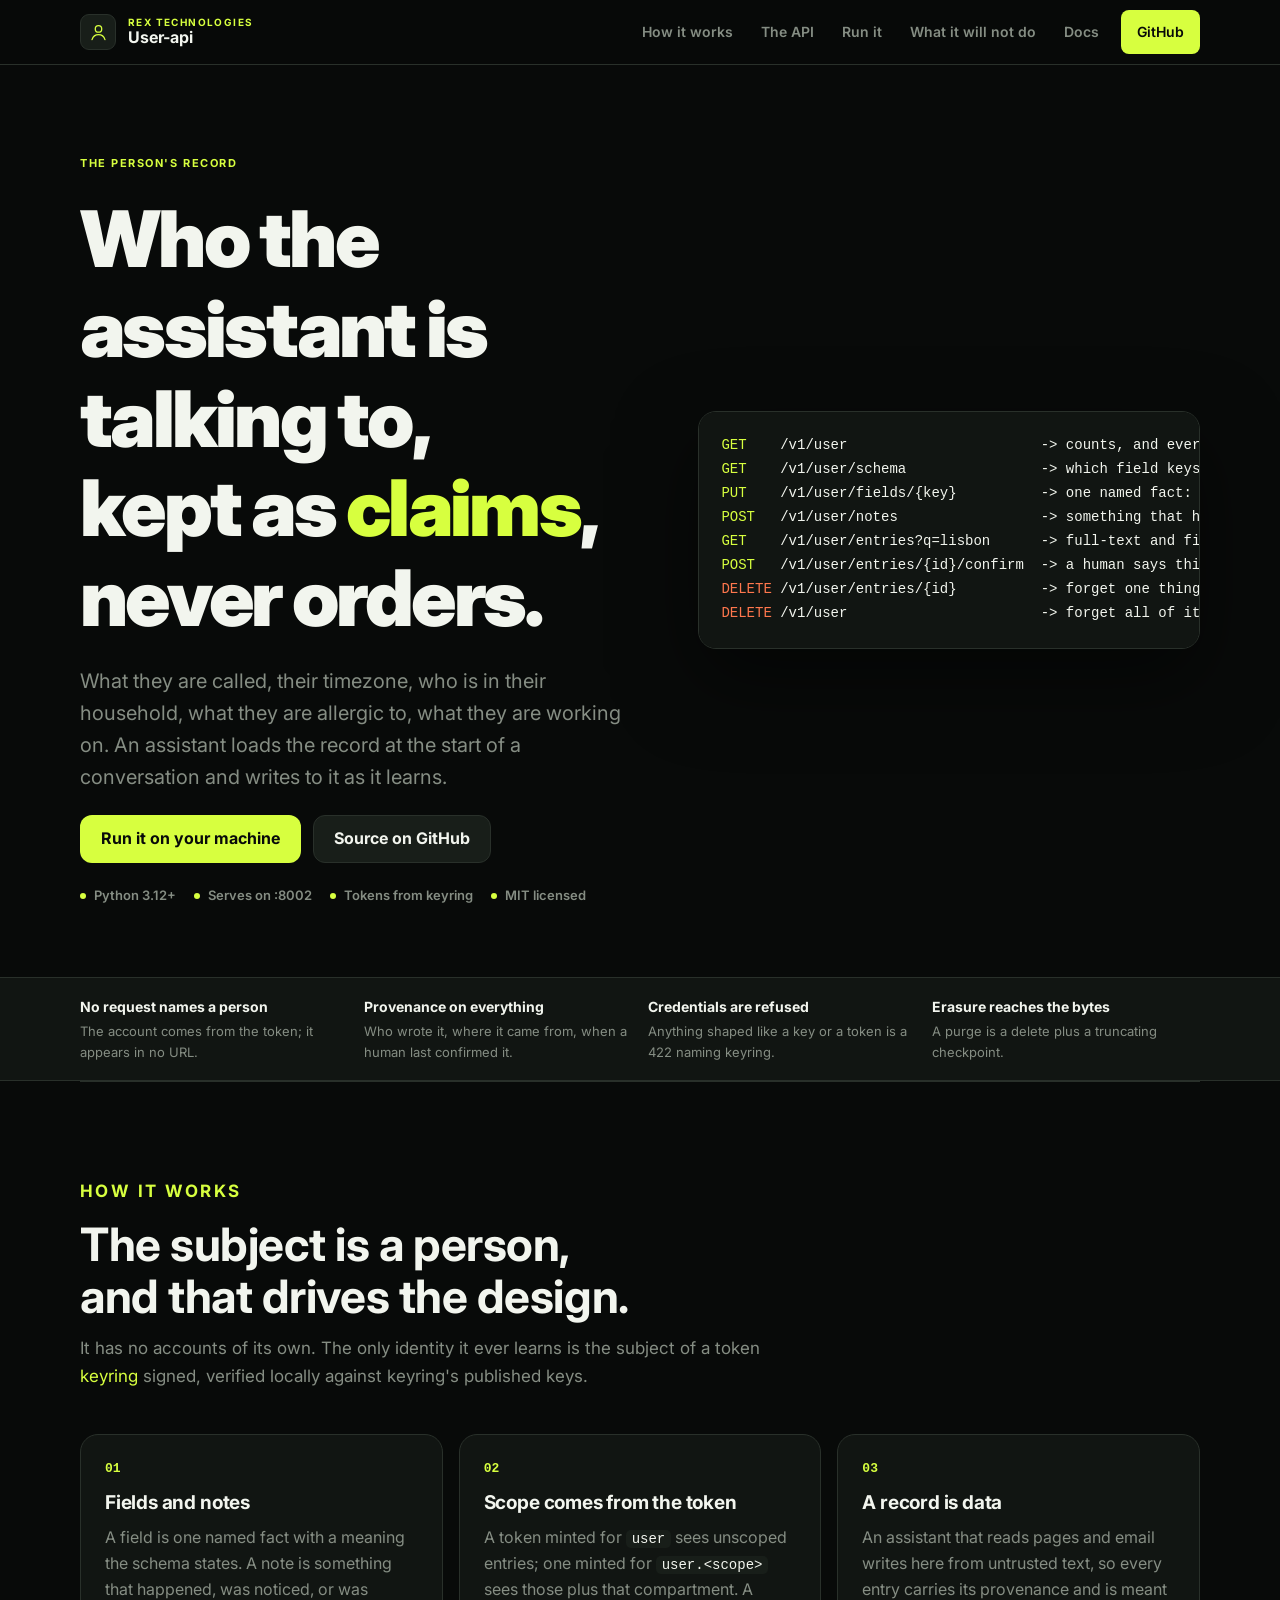
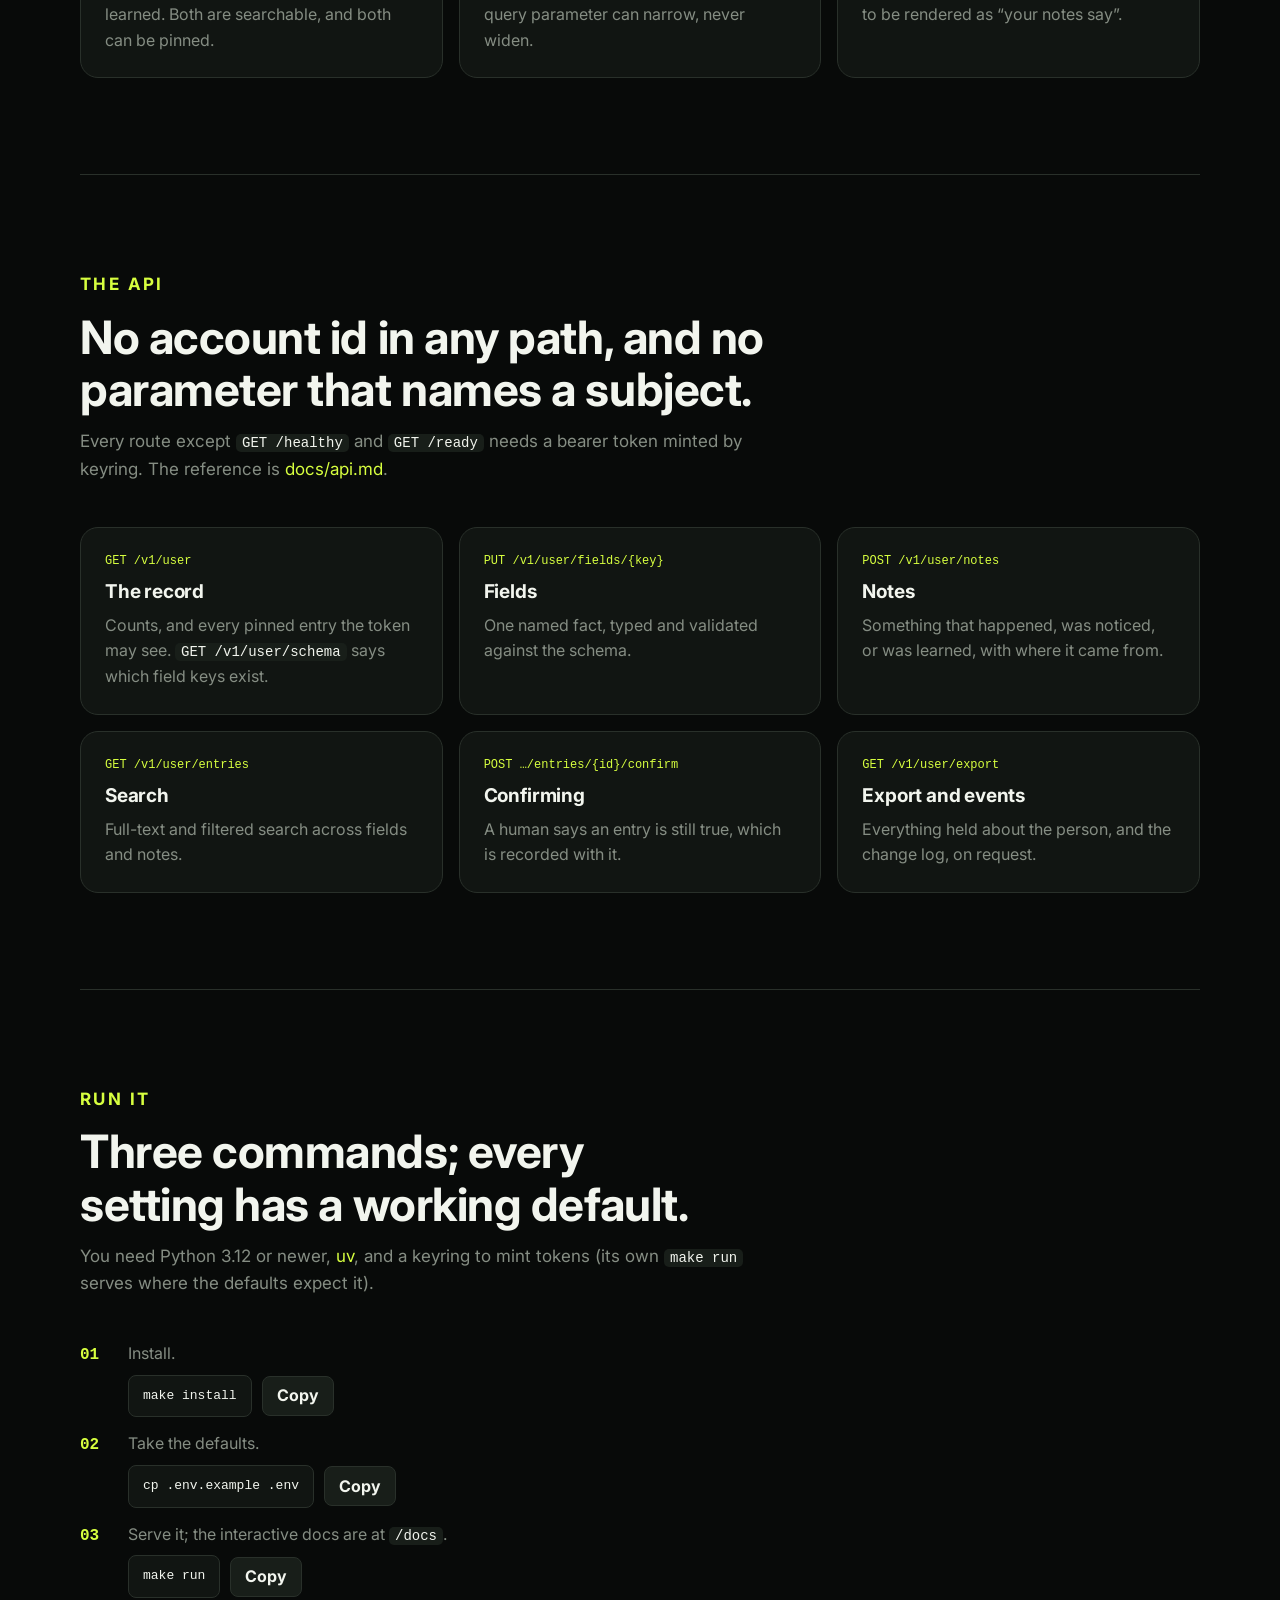
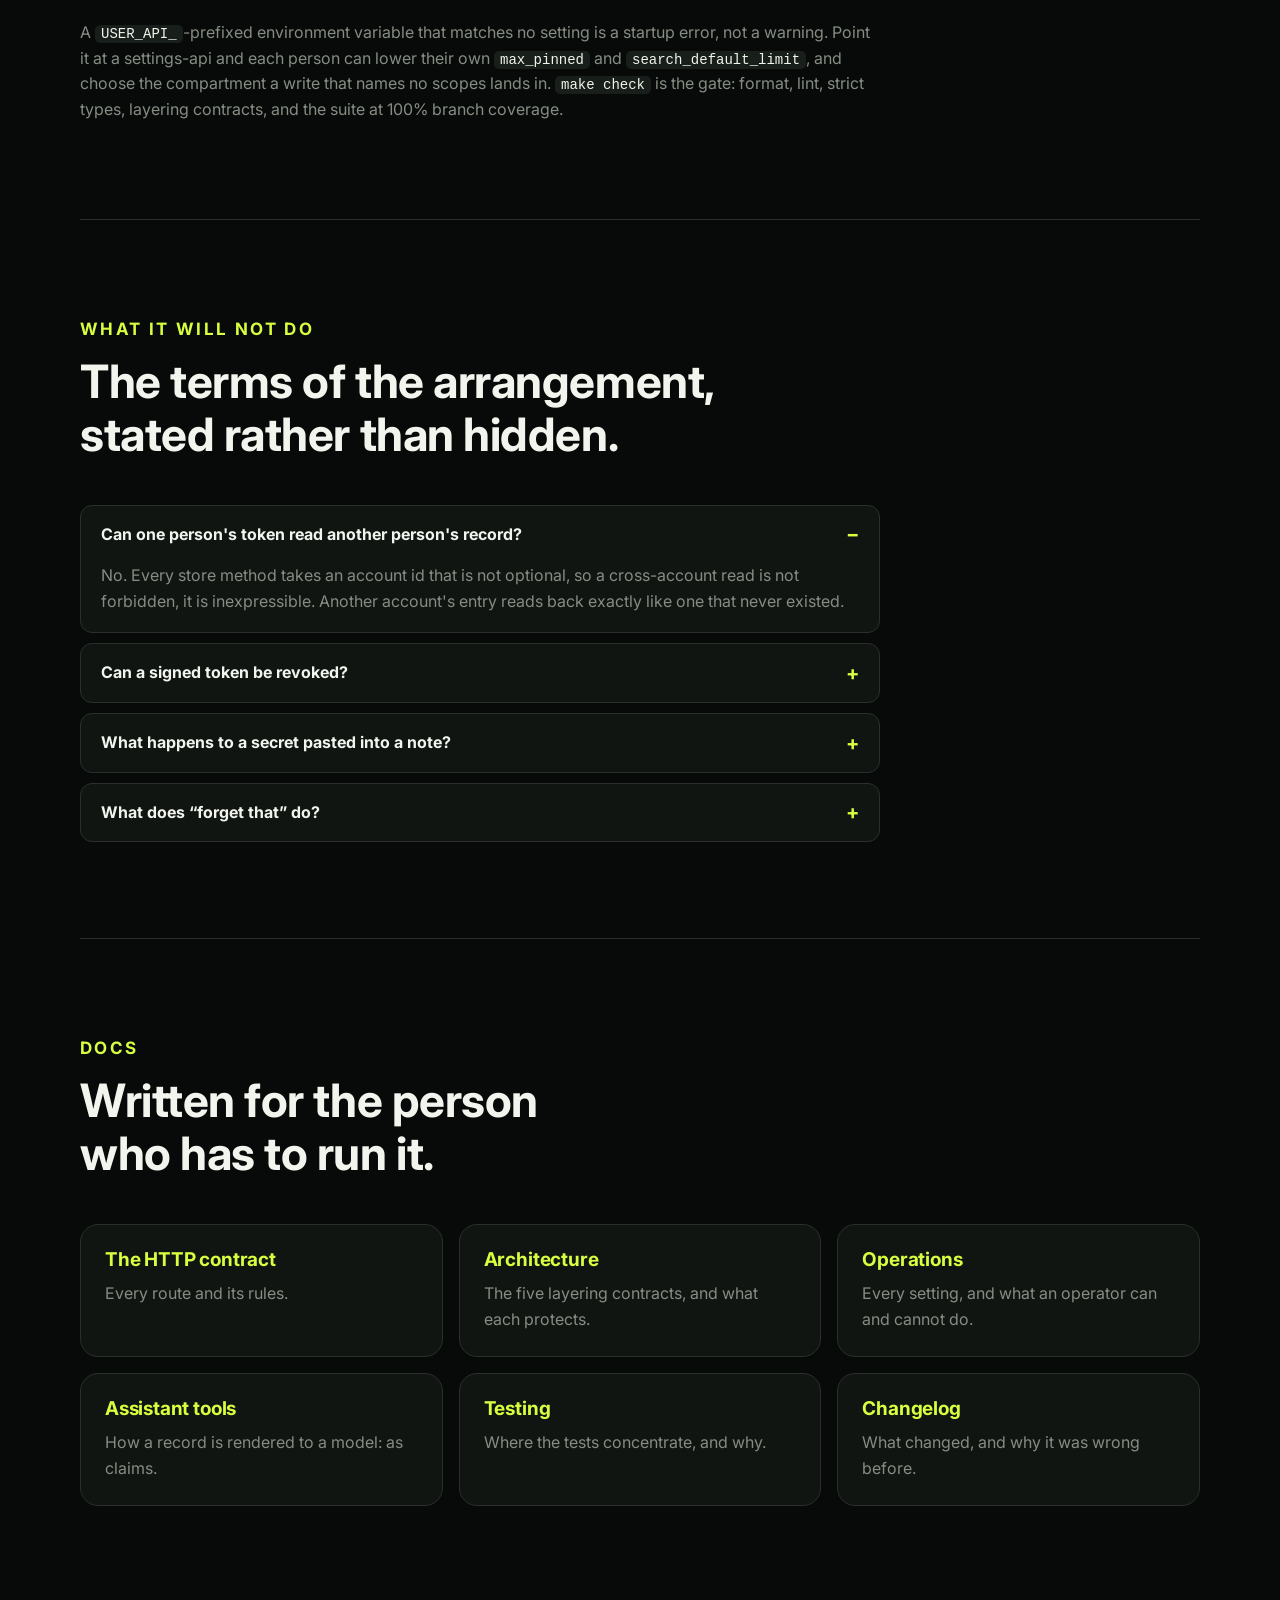
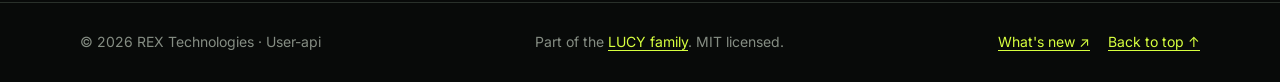
<file: site/index.html>
<!doctype html>
<html lang="en" class="no-js">
<head>
<meta charset="utf-8">
<meta name="viewport" content="width=device-width,initial-scale=1">
<meta name="description" content="User-api keeps structured data about the person an assistant is talking to, with provenance on every entry, credentials refused, and erasure that reaches the bytes on disk. A REX Technologies product.">
<meta name="robots" content="index,follow">
<meta name="color-scheme" content="dark">
<meta name="theme-color" content="#080A09">
<meta property="og:title" content="User-api — what an assistant knows about the person it serves — REX Technologies">
<meta property="og:description" content="User-api keeps structured data about the person an assistant is talking to, with provenance on every entry, credentials refused, and erasure that reaches the bytes on disk. A REX Technologies product.">
<meta property="og:type" content="website">
<meta property="og:url" content="https://tochi-mba.github.io/User-api/">
<meta name="twitter:card" content="summary">
<link rel="canonical" href="https://tochi-mba.github.io/User-api/">
<link rel="icon" href="favicon.svg" type="image/svg+xml">
<link rel="preconnect" href="https://fonts.googleapis.com">
<link rel="preconnect" href="https://fonts.gstatic.com" crossorigin>
<link href="https://fonts.googleapis.com/css2?family=Inter:wght@400;600;700;900&display=swap" rel="stylesheet">
<link rel="stylesheet" href="styles.css">
<script>document.documentElement.classList.replace("no-js","js");</script>
<noscript><style>@media(max-width:760px){.site-nav{display:flex!important;position:static!important;flex-direction:column}.menu-button{display:none!important}}</style></noscript>
<title>User-api — what an assistant knows about the person it serves — REX Technologies</title>
</head>
<body>
<a class="skip-link" href="#main">Skip to content</a>
<div class="ambient ambient-one" aria-hidden="true"></div>
<div class="ambient ambient-two" aria-hidden="true"></div>

<header class="site-header">
  <div class="container nav-wrap">
    <a class="brand" href="#top" aria-label="User-api, by REX Technologies">
      <span class="brand-mark" aria-hidden="true"><svg viewBox="0 0 32 32"><circle cx="16" cy="11" r="4.5"/><path d="M7 26c1.5-5 5-7 9-7s7.5 2 9 7"/></svg></span>
      <span class="brand-lockup"><span class="brand-company">REX Technologies</span><span class="brand-name">User-api</span></span>
    </a>
    <button class="menu-button" type="button" aria-expanded="false" aria-controls="site-nav"><span class="sr-only">Toggle navigation</span><span></span><span></span></button>
    <nav id="site-nav" class="site-nav" aria-label="Primary navigation">
      <a href="#how">How it works</a>
      <a href="#api">The API</a>
      <a href="#install">Run it</a>
      <a href="#limits">What it will not do</a>
      <a href="#docs">Docs</a>
      <a class="nav-github" href="https://github.com/tochi-mba/User-api">GitHub</a>
    </nav>
  </div>
</header>

<main id="main">
  <section class="hero container" id="top">
    <div class="hero-copy">
      <p class="eyebrow signal">The person&#x27;s record</p>
      <h1>Who the assistant is talking to, kept as <span>claims</span>, never orders.</h1>
      <p class="hero-lede">What they are called, their timezone, who is in their household, what they are allergic to, what they are working on. An assistant loads the record at the start of a conversation and writes to it as it learns.</p>
      <div class="hero-actions">
        <a class="button button-primary" href="#install">Run it on your machine</a>
        <a class="button button-secondary" href="https://github.com/tochi-mba/User-api">Source on GitHub</a>
      </div>
      <div class="hero-meta">
        <span>Python 3.12+</span>
        <span>Serves on :8002</span>
        <span>Tokens from keyring</span>
        <span>MIT licensed</span>
      </div>
    </div>
    <pre class="console" aria-label="The routes User-api is built around"><code><span class="k">GET</span>    /v1/user                       -&gt; counts, and every pinned entry your token may see
<span class="k">GET</span>    /v1/user/schema                -&gt; which field keys exist, and what each one means
<span class="k">PUT</span>    /v1/user/fields/{key}          -&gt; one named fact: preferred_name, timezone, ...
<span class="k">POST</span>   /v1/user/notes                 -&gt; something that happened, was noticed, or was learned
<span class="k">GET</span>    /v1/user/entries?q=lisbon      -&gt; full-text and filtered search across both
<span class="k">POST</span>   /v1/user/entries/{id}/confirm  -&gt; a human says this is still true
<span class="s">DELETE</span> /v1/user/entries/{id}          -&gt; forget one thing
<span class="s">DELETE</span> /v1/user                       -&gt; forget all of it, for good</code></pre>
  </section>

  <section class="trust-strip">
    <div class="container trust-grid">
      <div><strong>No request names a person</strong><span>The account comes from the token; it appears in no URL.</span></div>
      <div><strong>Provenance on everything</strong><span>Who wrote it, where it came from, when a human last confirmed it.</span></div>
      <div><strong>Credentials are refused</strong><span>Anything shaped like a key or a token is a 422 naming keyring.</span></div>
      <div><strong>Erasure reaches the bytes</strong><span>A purge is a delete plus a truncating checkpoint.</span></div>
    </div>
  </section>

  <section class="section container" id="how">
    <div class="section-heading">
      <p class="eyebrow signal">How it works</p>
      <h2>The subject is a person, and that drives the design.</h2>
      <p>It has no accounts of its own. The only identity it ever learns is the subject of a token <a href="https://tochi-mba.github.io/Keyring-api/">keyring</a> signed, verified locally against keyring's published keys.</p>
    </div>
    <div class="steps">
      <div class="step">
        <span class="step-number">01</span>
        <h3>Fields and notes</h3>
        <p>A field is one named fact with a meaning the schema states. A note is something that happened, was noticed, or was learned. Both are searchable, and both can be pinned.</p>
      </div>
      <div class="step">
        <span class="step-number">02</span>
        <h3>Scope comes from the token</h3>
        <p>A token minted for <code>user</code> sees unscoped entries; one minted for <code>user.&lt;scope&gt;</code> sees those plus that compartment. A query parameter can narrow, never widen.</p>
      </div>
      <div class="step">
        <span class="step-number">03</span>
        <h3>A record is data</h3>
        <p>An assistant that reads pages and email writes here from untrusted text, so every entry carries its provenance and is meant to be rendered as “your notes say”.</p>
      </div>
    </div>
  </section>

  <section class="section container" id="api">
    <div class="section-heading">
      <p class="eyebrow signal">The API</p>
      <h2>No account id in any path, and no parameter that names a subject.</h2>
      <p>Every route except <code>GET /healthy</code> and <code>GET /ready</code> needs a bearer token minted by keyring. The reference is <a href="https://github.com/tochi-mba/User-api/blob/main/docs/api.md">docs/api.md</a>.</p>
    </div>
    <div class="feature-grid">
      <div class="feature-card"><span class="meta">GET /v1/user</span><h3>The record</h3><p>Counts, and every pinned entry the token may see. <code>GET /v1/user/schema</code> says which field keys exist.</p></div>
      <div class="feature-card"><span class="meta">PUT /v1/user/fields/{key}</span><h3>Fields</h3><p>One named fact, typed and validated against the schema.</p></div>
      <div class="feature-card"><span class="meta">POST /v1/user/notes</span><h3>Notes</h3><p>Something that happened, was noticed, or was learned, with where it came from.</p></div>
      <div class="feature-card"><span class="meta">GET /v1/user/entries</span><h3>Search</h3><p>Full-text and filtered search across fields and notes.</p></div>
      <div class="feature-card"><span class="meta">POST …/entries/{id}/confirm</span><h3>Confirming</h3><p>A human says an entry is still true, which is recorded with it.</p></div>
      <div class="feature-card"><span class="meta">GET /v1/user/export</span><h3>Export and events</h3><p>Everything held about the person, and the change log, on request.</p></div>
    </div>
  </section>

  <section class="section container" id="install">
    <div class="section-heading">
      <p class="eyebrow signal">Run it</p>
      <h2>Three commands; every setting has a working default.</h2>
      <p>You need Python 3.12 or newer, <a href="https://docs.astral.sh/uv/">uv</a>, and a keyring to mint tokens (its own <code>make run</code> serves where the defaults expect it).</p>
    </div>
    <ol class="install-steps">
      <li>Install.
        <div class="command-row"><code>make install</code><button class="copy-button" type="button" data-copy="make install">Copy</button></div>
      </li>
      <li>Take the defaults.
        <div class="command-row"><code>cp .env.example .env</code><button class="copy-button" type="button" data-copy="cp .env.example .env">Copy</button></div>
      </li>
      <li>Serve it; the interactive docs are at <code>/docs</code>.
        <div class="command-row"><code>make run</code><button class="copy-button" type="button" data-copy="make run">Copy</button></div>
      </li>
    </ol>
    <p class="install-note">A <code>USER_API_</code>-prefixed environment variable that matches no setting is a startup error, not a warning. Point it at a settings-api and each person can lower their own <code>max_pinned</code> and <code>search_default_limit</code>, and choose the compartment a write that names no scopes lands in. <code>make check</code> is the gate: format, lint, strict types, layering contracts, and the suite at 100% branch coverage.</p>
    <p id="copy-status" class="sr-only" aria-live="polite"></p>
  </section>

  <section class="section container" id="limits">
    <div class="section-heading">
      <p class="eyebrow signal">What it will not do</p>
      <h2>The terms of the arrangement, stated rather than hidden.</h2>
    </div>
    <div class="faq">
      <details open>
        <summary>Can one person&#x27;s token read another person&#x27;s record?</summary>
        <p>No. Every store method takes an account id that is not optional, so a cross-account read is not forbidden, it is inexpressible. Another account's entry reads back exactly like one that never existed.</p>
      </details>
      <details>
        <summary>Can a signed token be revoked?</summary>
        <p>No. Logging out of keyring ends a session there and nothing here; an already-minted token works until it expires, which is about fifteen minutes.</p>
      </details>
      <details>
        <summary>What happens to a secret pasted into a note?</summary>
        <p>It is refused with a 422 naming keyring as the right home. This store is plaintext on disk and indexed for search; a secret in it would be a secret in a search index.</p>
      </details>
      <details>
        <summary>What does “forget that” do?</summary>
        <p>What <code>DELETE</code> on one entry means is the person's own setting: grace (the default), immediate, or tombstone. <code>DELETE /v1/user</code> forgets all of it, for good.</p>
      </details>
    </div>
  </section>

  <section class="section container" id="docs">
    <div class="section-heading">
      <p class="eyebrow signal">Docs</p>
      <h2>Written for the person who has to run it.</h2>
    </div>
    <div class="feature-grid">
      <a class="feature-card link" href="https://github.com/tochi-mba/User-api/blob/main/docs/api.md"><h3>The HTTP contract</h3><p>Every route and its rules.</p></a>
      <a class="feature-card link" href="https://github.com/tochi-mba/User-api/blob/main/docs/architecture.md"><h3>Architecture</h3><p>The five layering contracts, and what each protects.</p></a>
      <a class="feature-card link" href="https://github.com/tochi-mba/User-api/blob/main/docs/operations.md"><h3>Operations</h3><p>Every setting, and what an operator can and cannot do.</p></a>
      <a class="feature-card link" href="https://github.com/tochi-mba/User-api/blob/main/docs/mcp.md"><h3>Assistant tools</h3><p>How a record is rendered to a model: as claims.</p></a>
      <a class="feature-card link" href="https://github.com/tochi-mba/User-api/blob/main/docs/testing.md"><h3>Testing</h3><p>Where the tests concentrate, and why.</p></a>
      <a class="feature-card link" href="https://github.com/tochi-mba/User-api/blob/main/CHANGELOG.md"><h3>Changelog</h3><p>What changed, and why it was wrong before.</p></a>
    </div>
  </section>
</main>

<footer class="site-footer">
  <div class="container footer-wrap">
    <span>© <span id="year">2026</span> REX Technologies · User-api</span>
    <span>Part of the <a href="https://tochi-mba.github.io/LUCY-assistant/">LUCY family</a>. MIT licensed.</span>
    <span class="footer-links">
      <a href="https://github.com/tochi-mba/User-api/blob/main/CHANGELOG.md">What's new <span aria-hidden="true">↗</span></a>
      <a href="#top">Back to top <span aria-hidden="true">↑</span></a>
    </span>
  </div>
</footer>
<script src="app.js" defer></script>
</body>
</html>
</file>
<file: site/styles.css>
/* User-api — REX Technologies. The ink/signal palette shared across REX products; dark by design. */

:root{
  --ink:#080A09;
  --panel:#111512;
  --raised:#181E19;
  --line:#29302A;
  --text:#F2F5EE;
  --muted:#858D83;
  --signal:#D7FF3F;
  --live:#FF774D;
  --signal-wash:rgba(215,255,63,.10);
  --radius-s:8px;
  --radius-m:12px;
  --radius-l:18px;
  --gutter:clamp(16px,4vw,32px);
  --page:1120px;
  --section:clamp(56px,8vw,96px);
  --font:Inter,"Segoe UI",system-ui,-apple-system,"Helvetica Neue",Arial,sans-serif;
  --mono:"Cascadia Mono","SF Mono",Consolas,ui-monospace,Menlo,monospace;
  color-scheme:dark;
}

*,*::before,*::after{box-sizing:border-box}
html{background:var(--ink);scroll-behavior:smooth;-webkit-text-size-adjust:100%;overflow-x:hidden}
body{margin:0;background:var(--ink);color:var(--text);font-family:var(--font);font-size:16px;line-height:1.6;-webkit-font-smoothing:antialiased;overflow-x:hidden}
a{color:var(--signal);text-decoration:none}
a:hover{text-decoration:underline}
button{font:inherit}
svg{display:block}
code,kbd,pre{font-family:var(--mono)}
:focus-visible{outline:2px solid var(--signal);outline-offset:3px;border-radius:4px}

.container{width:min(var(--page),100% - 2 * var(--gutter));margin-inline:auto}
.section{padding:var(--section) 0;border-top:1px solid var(--line)}
.sr-only{position:absolute;width:1px;height:1px;padding:0;margin:-1px;overflow:hidden;clip:rect(0,0,0,0);white-space:nowrap;border:0}
.skip-link{position:absolute;left:12px;top:-60px;background:var(--signal);color:var(--ink);padding:10px 14px;border-radius:var(--radius-s);font-weight:700;z-index:100}
.skip-link:focus{top:12px}

h1,h2,h3{margin:0;line-height:1.15;font-weight:700;letter-spacing:-.01em}
h1,h2{text-wrap:balance}
h1{font-size:clamp(40px,6.4vw,78px);letter-spacing:-.035em;font-weight:900}
h1 span{color:var(--signal)}
h2{font-size:clamp(28px,4.2vw,46px)}
h3{font-size:19px}
p{margin:0}
strong{font-weight:700;color:var(--text)}
code{color:var(--text);background:var(--raised);padding:1px 6px;border-radius:5px;font-size:14px}
pre code{padding:0;background:none}

.eyebrow{font-size:11px;font-weight:700;letter-spacing:.14em;text-transform:uppercase;color:var(--muted);display:flex;align-items:center;gap:9px}
.eyebrow.signal{color:var(--signal)}

.ambient{position:fixed;border-radius:50%;filter:blur(90px);pointer-events:none;opacity:.14;z-index:-2}
.ambient-one{width:520px;height:520px;background:var(--signal);top:90px;right:-230px}
.ambient-two{width:420px;height:420px;background:var(--live);top:620px;left:-250px}

/* Header */
.site-header{position:sticky;top:0;z-index:50;background:rgba(8,10,9,.86);backdrop-filter:blur(12px);-webkit-backdrop-filter:blur(12px);border-bottom:1px solid var(--line)}
.nav-wrap{min-height:64px;display:flex;align-items:center;gap:12px}
.brand{display:flex;align-items:center;gap:12px;color:var(--text);min-height:44px}
.brand:hover{text-decoration:none}
.brand-mark{width:36px;height:36px;border-radius:9px;display:grid;place-items:center;background:var(--raised);border:1px solid var(--line)}
.brand-mark svg{width:23px;fill:none;stroke:var(--signal);stroke-width:1.8;stroke-linecap:round;stroke-linejoin:round}
.brand-lockup{display:flex;flex-direction:column;gap:1px;line-height:1.08}
.brand-company{font-size:10px;font-weight:700;letter-spacing:.14em;text-transform:uppercase;color:var(--signal)}
.brand-name{font-size:16px;font-weight:700;color:var(--text)}
.site-nav{margin-left:auto;display:flex;align-items:center;gap:4px}
.site-nav a{color:var(--muted);font-size:14px;font-weight:600;white-space:nowrap;padding:10px 12px;border-radius:var(--radius-s);min-height:44px;display:inline-flex;align-items:center}
.site-nav a:hover{color:var(--text);text-decoration:none;background:var(--raised)}
.nav-github{color:var(--ink)!important;background:var(--signal)!important;margin-left:6px;padding-inline:16px!important}
.nav-github:hover{opacity:.9}
.menu-button{margin-left:auto;display:none;min-width:44px;min-height:44px;padding:0 12px;border:1px solid var(--line);border-radius:var(--radius-s);background:transparent;color:var(--text);cursor:pointer}
.menu-button span:not(.sr-only){display:block;width:16px;height:2px;background:currentColor;margin:5px auto}

/* Hero */
.hero{display:grid;grid-template-columns:1.05fr .95fr;gap:clamp(28px,5vw,64px);align-items:center;padding:clamp(48px,7vw,96px) 0 clamp(40px,6vw,72px)}
.hero-copy{display:flex;flex-direction:column;gap:22px}
.hero-lede{font-size:clamp(17px,1.6vw,20px);color:var(--muted);max-width:56ch}
.hero-actions{display:flex;flex-wrap:wrap;gap:12px}
.hero-meta{display:flex;flex-wrap:wrap;gap:8px 18px;color:var(--muted);font-size:13px;font-weight:600}
.hero-meta span::before{content:"";display:inline-block;width:6px;height:6px;border-radius:50%;background:var(--signal);margin-right:8px;vertical-align:middle}
.button{display:inline-flex;align-items:center;gap:8px;min-height:48px;padding:0 20px;border-radius:var(--radius-m);font-weight:700;border:1px solid transparent}
.button:hover{text-decoration:none}
.button-primary{background:var(--signal);color:var(--ink)}
.button-primary:hover{filter:brightness(1.05)}
.button-secondary{background:var(--raised);color:var(--text);border-color:var(--line)}
.button-secondary:hover{border-color:var(--muted)}

/* A window showing a conversation or a plan */
.console{margin:0;padding:22px;border-radius:var(--radius-l);background:var(--panel);border:1px solid var(--line);overflow:auto;font-size:13.5px;line-height:1.7;color:var(--text);box-shadow:0 30px 80px rgba(0,0,0,.5)}
.console .you{color:var(--muted)}
.console .k{color:var(--signal)}
.console .s{color:var(--live)}

/* Trust strip */
.trust-strip{border-top:1px solid var(--line);border-bottom:1px solid var(--line);background:var(--panel)}
.trust-grid{display:grid;grid-template-columns:repeat(4,1fr);gap:16px;padding:18px 0}
.trust-grid div{display:flex;flex-direction:column;gap:2px}
.trust-grid strong{font-size:14px}
.trust-grid span{font-size:13px;color:var(--muted)}

/* Sections */
.section-heading{display:flex;flex-direction:column;gap:12px;max-width:72ch;margin-bottom:clamp(28px,4vw,44px)}
.section-heading p{color:var(--muted);font-size:17px}
.steps{display:grid;grid-template-columns:repeat(3,1fr);gap:16px}
.step{background:var(--panel);border:1px solid var(--line);border-radius:var(--radius-l);padding:24px;display:flex;flex-direction:column;gap:12px}
.step p{color:var(--muted)}
.step-number{font-family:var(--mono);color:var(--signal);font-weight:700;font-size:13px}
.feature-grid{display:grid;grid-template-columns:repeat(3,1fr);gap:16px}
.feature-card{background:var(--panel);border:1px solid var(--line);border-radius:var(--radius-l);padding:24px;display:flex;flex-direction:column;gap:10px}
.feature-card p{color:var(--muted)}
.feature-card.link:hover{border-color:var(--muted);text-decoration:none}
.feature-card .meta{font-family:var(--mono);font-size:12px;color:var(--signal)}

/* Install */
.install-steps{margin:0;padding-left:0;list-style:none;counter-reset:step;display:grid;gap:14px;max-width:80ch}
.install-steps li{counter-increment:step;position:relative;padding-left:48px;color:var(--muted)}
.install-steps li::before{content:counter(step,decimal-leading-zero);position:absolute;left:0;top:2px;font-family:var(--mono);font-weight:700;color:var(--signal)}
.install-steps a{text-decoration:underline;text-underline-offset:3px}
.command-row{display:flex;flex-wrap:wrap;align-items:center;gap:10px;margin-top:8px}
.command-row code{padding:10px 14px;border-radius:var(--radius-s);border:1px solid var(--line);background:var(--panel);font-size:13px;overflow:auto;max-width:100%}
.copy-button{min-height:40px;padding:0 14px;border-radius:var(--radius-s);border:1px solid var(--line);background:var(--raised);color:var(--text);font-weight:700;cursor:pointer}
.copy-button:hover{border-color:var(--muted)}
.install-note{margin-top:22px;color:var(--muted);max-width:80ch}

/* FAQ */
.faq{display:grid;gap:10px;max-width:80ch}
.faq details{background:var(--panel);border:1px solid var(--line);border-radius:var(--radius-m);padding:0 20px}
.faq summary{cursor:pointer;padding:16px 0;font-weight:700;list-style:none;display:flex;justify-content:space-between;gap:16px;align-items:center}
.faq summary::-webkit-details-marker{display:none}
.faq summary::after{content:"+";color:var(--signal);font-weight:700;font-size:20px;line-height:1}
.faq details[open] summary::after{content:"−"}
.faq p{padding:0 0 18px;color:var(--muted)}

/* Footer */
.site-footer{border-top:1px solid var(--line);padding:28px 0;color:var(--muted);font-size:14px}
.footer-wrap{display:flex;flex-wrap:wrap;justify-content:space-between;gap:10px}
.site-footer a{text-decoration:underline;text-underline-offset:3px}
.footer-links{display:flex;flex-wrap:wrap;gap:18px}

/* 404 */
.not-found{padding:clamp(72px,14vh,140px) 0;max-width:720px}
.not-found h1{margin:14px 0 0;font-size:clamp(34px,5.6vw,60px)}
.not-found .hero-lede{margin-top:16px}
.not-found .hero-actions{margin-top:28px}

@media(prefers-reduced-motion:reduce){html{scroll-behavior:auto}*,*::before,*::after{transition:none!important;animation:none!important}}

/* Responsive */
@media(max-width:1000px){
  .hero{grid-template-columns:1fr}
  .steps,.feature-grid{grid-template-columns:repeat(2,1fr)}
  .trust-grid{grid-template-columns:repeat(2,1fr)}
}
@media(max-width:760px){
  .menu-button{display:block}
  .site-nav{display:none;position:absolute;left:0;right:0;top:100%;flex-direction:column;align-items:stretch;padding:10px var(--gutter) 16px;background:var(--ink);border-bottom:1px solid var(--line)}
  .site-nav.open{display:flex}
  .site-nav a{min-height:46px}
  .nav-github{margin-left:0;justify-content:center}
  .brand-name{font-size:14px}
  .steps,.feature-grid{grid-template-columns:1fr}
}
@media(max-width:420px){
  .trust-grid{grid-template-columns:1fr}
}
</file>
